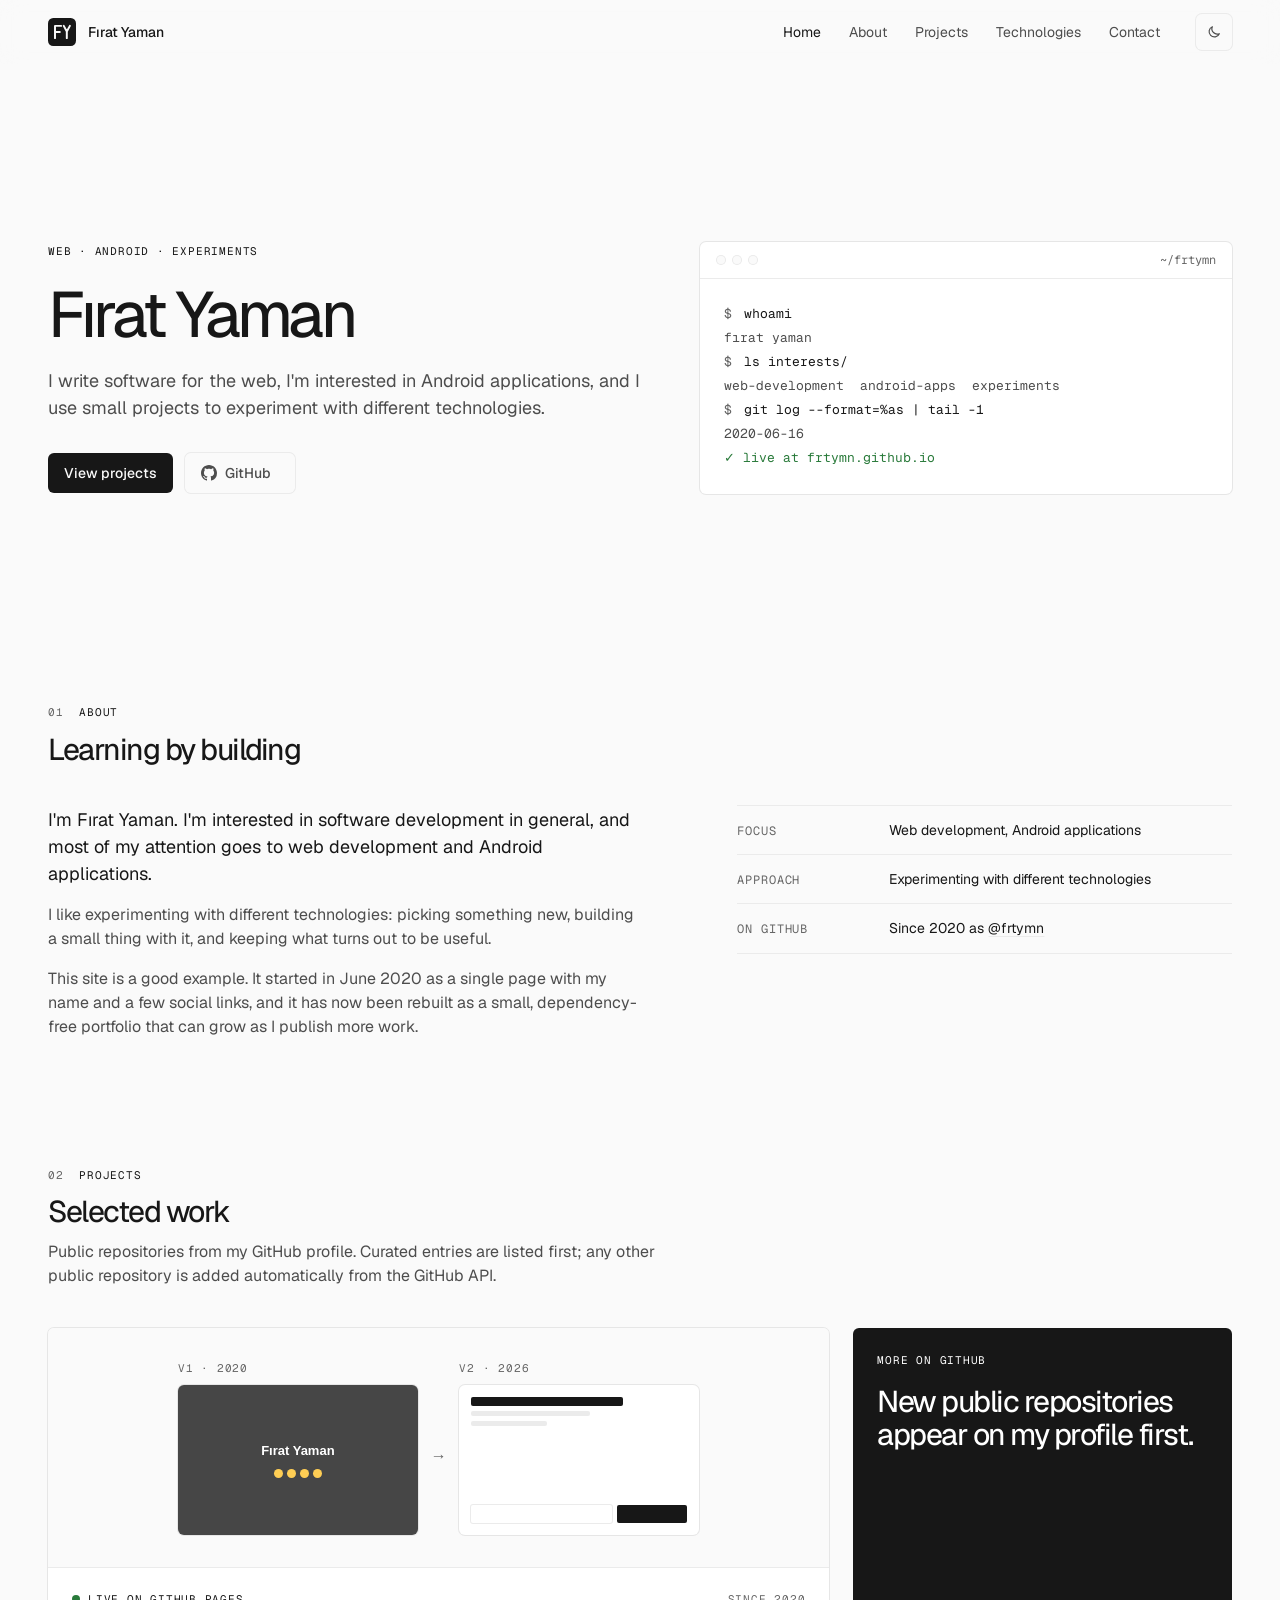
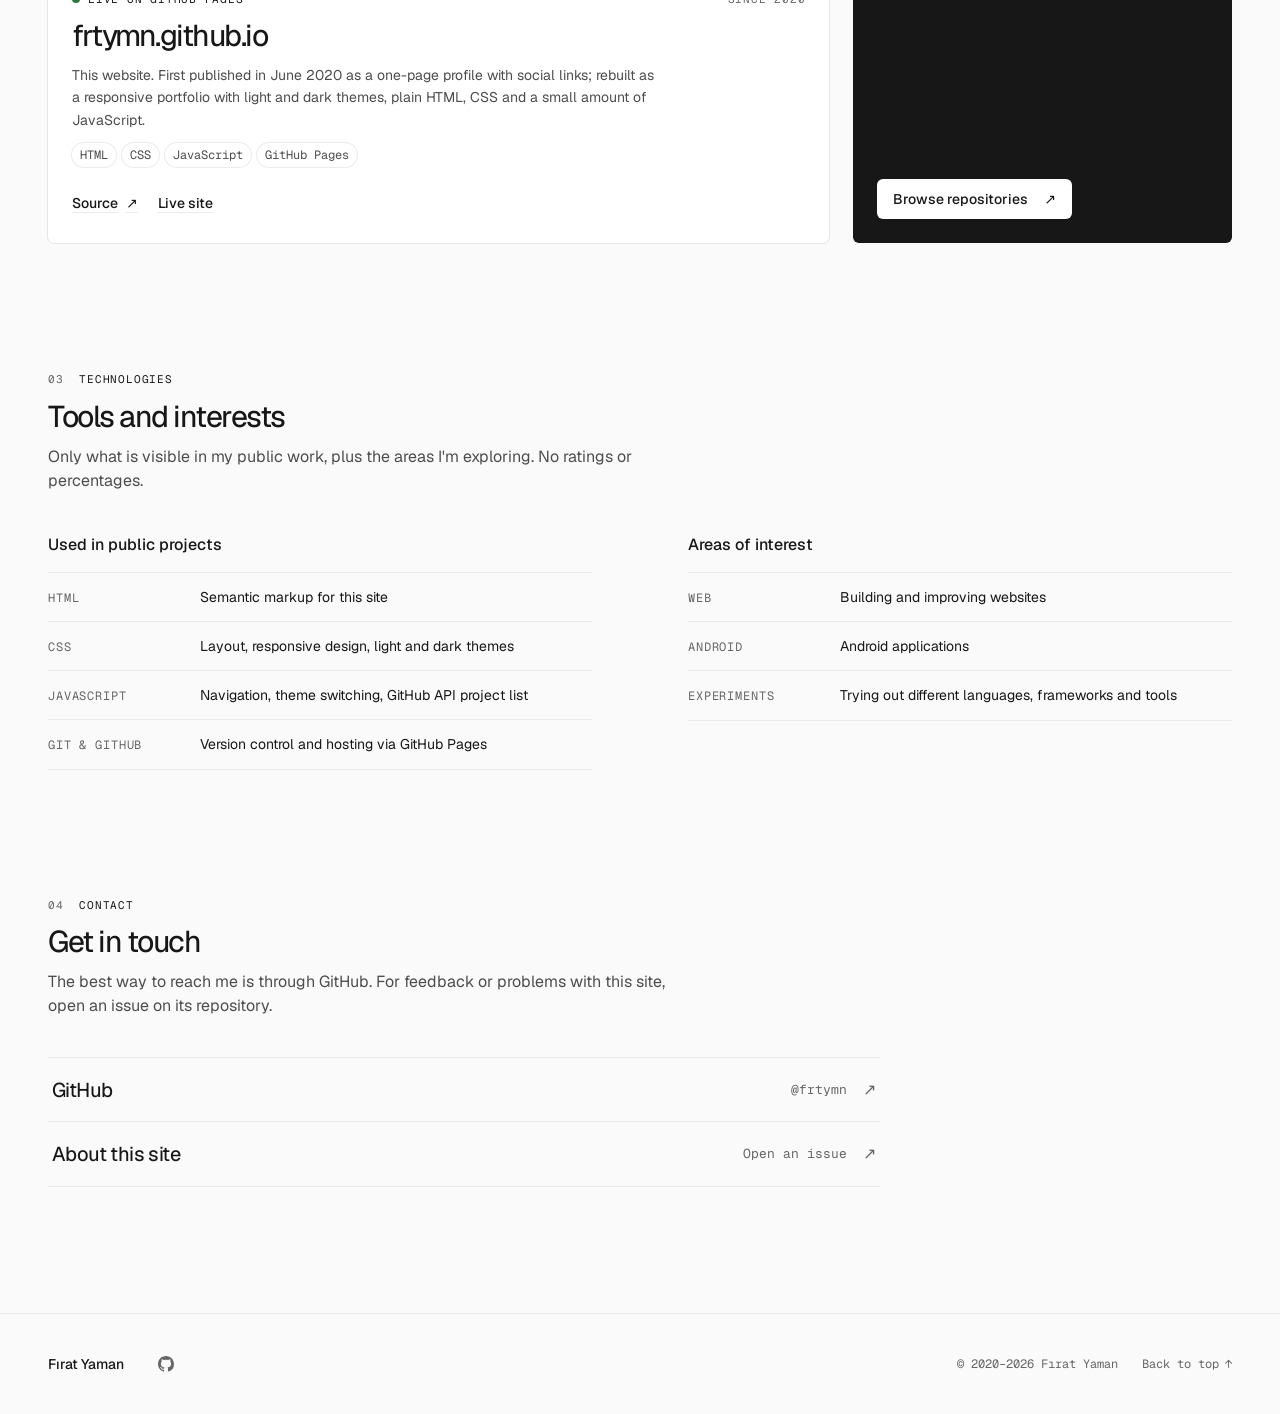
<file: index.html>
<!DOCTYPE html>
<html lang="en">
<head>
  <meta charset="utf-8">
  <meta name="viewport" content="width=device-width, initial-scale=1">
  <title>Fırat Yaman — Web and Android development</title>
  <meta name="description" content="Personal site and portfolio of Fırat Yaman: web development, Android applications, and experiments with different technologies.">
  <meta name="author" content="Fırat Yaman">
  <link rel="canonical" href="https://frtymn.github.io/">
  <meta name="color-scheme" content="light dark">
  <meta name="theme-color" content="#fafafa" media="(prefers-color-scheme: light)">
  <meta name="theme-color" content="#0a0a0a" media="(prefers-color-scheme: dark)">

  <meta property="og:type" content="website">
  <meta property="og:site_name" content="Fırat Yaman">
  <meta property="og:title" content="Fırat Yaman — Web and Android development">
  <meta property="og:description" content="Personal site and portfolio: web development, Android applications, and experiments with different technologies.">
  <meta property="og:url" content="https://frtymn.github.io/">
  <meta property="og:image" content="https://frtymn.github.io/assets/img/og-image.png">
  <meta property="og:image:width" content="1200">
  <meta property="og:image:height" content="630">
  <meta property="og:image:alt" content="Fırat Yaman — web development, Android applications, experiments">
  <meta name="twitter:card" content="summary_large_image">

  <link rel="icon" href="favicon.ico" sizes="32x32">
  <link rel="icon" href="assets/img/favicon.svg" type="image/svg+xml">
  <link rel="apple-touch-icon" href="assets/img/apple-touch-icon.png">

  <link rel="preload" href="assets/fonts/geist-latin-wght-normal.woff2" as="font" type="font/woff2" crossorigin>
  <link rel="stylesheet" href="assets/css/main.css">

  <!-- Apply the saved theme before first paint to avoid a flash. -->
  <script>
    (function () {
      document.documentElement.classList.add('js');
      try {
        var t = localStorage.getItem('theme');
        if (t === 'light' || t === 'dark') document.documentElement.setAttribute('data-theme', t);
      } catch (e) {}
    })();
  </script>
  <script src="assets/js/main.js" defer></script>

  <script type="application/ld+json">
  {
    "@context": "https://schema.org",
    "@type": "Person",
    "name": "Fırat Yaman",
    "url": "https://frtymn.github.io/",
    "sameAs": ["https://github.com/frtymn"]
  }
  </script>
</head>
<body>
  <a class="skip-link" href="#main">Skip to content</a>

  <header class="site-header" id="top">
    <nav class="nav container" aria-label="Primary">
      <a class="brand" href="#home" aria-label="Fırat Yaman, back to top">
        <svg class="brand-mark" viewBox="0 0 32 32" aria-hidden="true" focusable="false">
          <rect width="32" height="32" rx="6" class="brand-mark-bg"/>
          <path d="M8 23V9h7M8 16h5.5M18 9l3.5 6.5L25 9M21.5 15.5V23" class="brand-mark-fg"/>
        </svg>
        <span class="brand-name">Fırat Yaman</span>
      </a>

      <div class="nav-panel" id="nav-panel">
        <ul class="nav-links">
          <li><a href="#home">Home</a></li>
          <li><a href="#about">About</a></li>
          <li><a href="#projects">Projects</a></li>
          <li><a href="#technologies">Technologies</a></li>
          <li><a href="#contact">Contact</a></li>
        </ul>
      </div>

      <div class="nav-actions">
        <button class="icon-btn theme-toggle" type="button" aria-label="Switch to dark theme" hidden>
          <svg class="icon-sun" viewBox="0 0 24 24" aria-hidden="true" focusable="false"><circle cx="12" cy="12" r="4"/><path d="M12 2v2M12 20v2M4.9 4.9l1.4 1.4M17.7 17.7l1.4 1.4M2 12h2M20 12h2M4.9 19.1l1.4-1.4M17.7 6.3l1.4-1.4"/></svg>
          <svg class="icon-moon" viewBox="0 0 24 24" aria-hidden="true" focusable="false"><path d="M20 14.5A8 8 0 0 1 9.5 4 8 8 0 1 0 20 14.5Z"/></svg>
        </button>
        <button class="menu-btn" type="button" aria-expanded="false" aria-controls="nav-panel" hidden>
          <span class="menu-btn-label">Menu</span>
        </button>
      </div>
    </nav>
  </header>

  <main id="main">
    <!-- Hero -->
    <section class="hero container" id="home" aria-labelledby="hero-title">
      <div class="hero-copy">
        <p class="eyebrow">Web · Android · Experiments</p>
        <h1 class="display" id="hero-title">Fırat Yaman</h1>
        <p class="lead">I write software for the web, I'm interested in Android applications, and I use small projects to experiment with different technologies.</p>
        <div class="hero-actions">
          <a class="btn btn-primary" href="#projects">View projects</a>
          <a class="btn btn-ghost" href="https://github.com/frtymn" target="_blank" rel="noopener noreferrer">
            <svg class="icon" viewBox="0 0 16 16" aria-hidden="true" focusable="false"><path fill="currentColor" d="M8 0C3.58 0 0 3.58 0 8c0 3.54 2.29 6.53 5.47 7.59.4.07.55-.17.55-.38 0-.19-.01-.82-.01-1.49-2.01.37-2.53-.49-2.69-.94-.09-.23-.48-.94-.82-1.13-.28-.15-.68-.52-.01-.53.63-.01 1.08.58 1.23.82.72 1.21 1.87.87 2.33.66.07-.52.28-.87.51-1.07-1.78-.2-3.64-.89-3.64-3.95 0-.87.31-1.59.82-2.15-.08-.2-.36-1.02.08-2.12 0 0 .67-.21 2.2.82.64-.18 1.32-.27 2-.27.68 0 1.36.09 2 .27 1.53-1.04 2.2-.82 2.2-.82.44 1.1.16 1.92.08 2.12.51.56.82 1.27.82 2.15 0 3.07-1.87 3.75-3.65 3.95.29.25.54.73.54 1.48 0 1.07-.01 1.93-.01 2.2 0 .21.15.46.55.38A8.01 8.01 0 0 0 16 8c0-4.42-3.58-8-8-8Z"/></svg>
            GitHub<span class="visually-hidden"> profile (opens in a new tab)</span>
          </a>
        </div>
      </div>

      <figure class="terminal" aria-label="Terminal-style summary">
        <div class="terminal-bar" aria-hidden="true">
          <span class="terminal-dot"></span><span class="terminal-dot"></span><span class="terminal-dot"></span>
          <span class="terminal-title">~/frtymn</span>
        </div>
        <pre class="terminal-body"><code><span class="t-cmd"><span class="t-prompt" aria-hidden="true">$</span> whoami</span>
<span class="t-out">fırat yaman</span>
<span class="t-cmd"><span class="t-prompt" aria-hidden="true">$</span> ls interests/</span>
<span class="t-out">web-development  android-apps  experiments</span>
<span class="t-cmd"><span class="t-prompt" aria-hidden="true">$</span> git log --format=%as | tail -1</span>
<span class="t-out">2020-06-16</span>
<span class="t-ok"><span aria-hidden="true">✓</span> live at frtymn.github.io</span></code></pre>
      </figure>
    </section>

    <!-- About -->
    <section class="section container" id="about" aria-labelledby="about-title">
      <div class="section-head">
        <p class="eyebrow"><span class="eyebrow-index">01</span> About</p>
        <h2 class="heading" id="about-title">Learning by building</h2>
      </div>
      <div class="about-grid">
        <div class="prose">
          <p>I'm Fırat Yaman. I'm interested in software development in general, and most of my attention goes to web development and Android applications.</p>
          <p>I like experimenting with different technologies: picking something new, building a small thing with it, and keeping what turns out to be useful.</p>
          <p>This site is a good example. It started in June 2020 as a single page with my name and a few social links, and it has now been rebuilt as a small, dependency-free portfolio that can grow as I publish more work.</p>
        </div>
        <dl class="rows">
          <div class="row"><dt>Focus</dt><dd>Web development, Android applications</dd></div>
          <div class="row"><dt>Approach</dt><dd>Experimenting with different technologies</dd></div>
          <div class="row"><dt>On GitHub</dt><dd>Since 2020 as <a href="https://github.com/frtymn" target="_blank" rel="noopener noreferrer">@frtymn<span class="visually-hidden"> (opens in a new tab)</span></a></dd></div>
        </dl>
      </div>
    </section>

    <!-- Projects -->
    <section class="section container" id="projects" aria-labelledby="projects-title">
      <div class="section-head">
        <p class="eyebrow"><span class="eyebrow-index">02</span> Projects</p>
        <h2 class="heading" id="projects-title">Selected work</h2>
        <p class="section-intro">Public repositories from my GitHub profile. Curated entries are listed first; any other public repository is added automatically from the GitHub API.</p>
      </div>

      <!--
        To add a project by hand, copy one <article class="card project"> block
        and set data-repo to the repository name. Repositories already listed
        here are skipped by the automatic GitHub list.
      -->
      <div class="project-grid" id="project-grid">
        <article class="card project is-featured" data-repo="frtymn.github.io">
          <div class="project-visual" aria-hidden="true">
            <div class="pv-version">
              <span class="pv-label">v1 · 2020</span>
              <span class="pv-v1"><span class="pv-v1-name">Fırat Yaman</span><span class="pv-v1-dots"><i></i><i></i><i></i><i></i></span></span>
            </div>
            <span class="pv-arrow">→</span>
            <div class="pv-version">
              <span class="pv-label">v2 · 2026</span>
              <span class="pv-v2"><i class="pv-bar pv-bar-lg"></i><i class="pv-bar"></i><i class="pv-bar pv-bar-sm"></i><span class="pv-cards"><i></i><i></i></span></span>
            </div>
          </div>
          <div class="project-body">
            <div class="project-meta">
              <span class="status"><span class="status-dot" aria-hidden="true"></span>Live on GitHub Pages</span>
              <span class="project-date">Since 2020</span>
            </div>
            <h3 class="project-title">frtymn.github.io</h3>
            <p class="project-desc">This website. First published in June 2020 as a one-page profile with social links; rebuilt as a responsive portfolio with light and dark themes, plain HTML, CSS and a small amount of JavaScript.</p>
            <ul class="tags">
              <li>HTML</li><li>CSS</li><li>JavaScript</li><li>GitHub Pages</li>
            </ul>
            <div class="project-links">
              <a href="https://github.com/frtymn/frtymn.github.io" target="_blank" rel="noopener noreferrer">Source<span class="visually-hidden"> code for frtymn.github.io (opens in a new tab)</span> <span aria-hidden="true">↗</span></a>
              <a href="https://frtymn.github.io/">Live site<span class="visually-hidden">: frtymn.github.io</span></a>
            </div>
          </div>
        </article>

        <article class="card card-inverted more-card" id="more-card">
          <p class="eyebrow">More on GitHub</p>
          <p class="more-text">New public repositories appear on my profile first.</p>
          <a class="btn btn-inverse" href="https://github.com/frtymn?tab=repositories" target="_blank" rel="noopener noreferrer">Browse repositories<span class="visually-hidden"> (opens in a new tab)</span> <span aria-hidden="true">↗</span></a>
        </article>
      </div>
      <p class="projects-status" id="projects-status" role="status"></p>
    </section>

    <!-- Technologies -->
    <section class="section container" id="technologies" aria-labelledby="tech-title">
      <div class="section-head">
        <p class="eyebrow"><span class="eyebrow-index">03</span> Technologies</p>
        <h2 class="heading" id="tech-title">Tools and interests</h2>
        <p class="section-intro">Only what is visible in my public work, plus the areas I'm exploring. No ratings or percentages.</p>
      </div>
      <div class="tech-grid">
        <div class="tech-group">
          <h3 class="tech-title">Used in public projects</h3>
          <dl class="rows">
            <div class="row"><dt>HTML</dt><dd>Semantic markup for this site</dd></div>
            <div class="row"><dt>CSS</dt><dd>Layout, responsive design, light and dark themes</dd></div>
            <div class="row"><dt>JavaScript</dt><dd>Navigation, theme switching, GitHub API project list</dd></div>
            <div class="row"><dt>Git &amp; GitHub</dt><dd>Version control and hosting via GitHub Pages</dd></div>
          </dl>
        </div>
        <div class="tech-group">
          <h3 class="tech-title">Areas of interest</h3>
          <dl class="rows">
            <div class="row"><dt>Web</dt><dd>Building and improving websites</dd></div>
            <div class="row"><dt>Android</dt><dd>Android applications</dd></div>
            <div class="row"><dt>Experiments</dt><dd>Trying out different languages, frameworks and tools</dd></div>
          </dl>
        </div>
      </div>
    </section>

    <!-- Contact -->
    <section class="section container" id="contact" aria-labelledby="contact-title">
      <div class="section-head">
        <p class="eyebrow"><span class="eyebrow-index">04</span> Contact</p>
        <h2 class="heading" id="contact-title">Get in touch</h2>
        <p class="section-intro">The best way to reach me is through GitHub. For feedback or problems with this site, open an issue on its repository.</p>
      </div>
      <ul class="contact-list">
        <li>
          <a class="contact-row" href="https://github.com/frtymn" target="_blank" rel="noopener noreferrer">
            <span class="contact-label">GitHub</span>
            <span class="contact-handle">@frtymn</span>
            <span class="contact-arrow" aria-hidden="true">↗</span>
            <span class="visually-hidden">(opens in a new tab)</span>
          </a>
        </li>
        <li>
          <a class="contact-row" href="https://github.com/frtymn/frtymn.github.io/issues" target="_blank" rel="noopener noreferrer">
            <span class="contact-label">About this site</span>
            <span class="contact-handle">Open an issue</span>
            <span class="contact-arrow" aria-hidden="true">↗</span>
            <span class="visually-hidden">(opens in a new tab)</span>
          </a>
        </li>
      </ul>
    </section>
  </main>

  <footer class="site-footer">
    <div class="container footer-inner">
      <p class="footer-brand">Fırat Yaman</p>
      <nav class="footer-social" aria-label="Social profiles"><ul class="footer-social-list">
        <li><a href="https://github.com/frtymn" target="_blank" rel="noopener noreferrer" aria-label="GitHub (opens in a new tab)">
          <svg class="icon" viewBox="0 0 16 16" aria-hidden="true" focusable="false"><path fill="currentColor" d="M8 0C3.58 0 0 3.58 0 8c0 3.54 2.29 6.53 5.47 7.59.4.07.55-.17.55-.38 0-.19-.01-.82-.01-1.49-2.01.37-2.53-.49-2.69-.94-.09-.23-.48-.94-.82-1.13-.28-.15-.68-.52-.01-.53.63-.01 1.08.58 1.23.82.72 1.21 1.87.87 2.33.66.07-.52.28-.87.51-1.07-1.78-.2-3.64-.89-3.64-3.95 0-.87.31-1.59.82-2.15-.08-.2-.36-1.02.08-2.12 0 0 .67-.21 2.2.82.64-.18 1.32-.27 2-.27.68 0 1.36.09 2 .27 1.53-1.04 2.2-.82 2.2-.82.44 1.1.16 1.92.08 2.12.51.56.82 1.27.82 2.15 0 3.07-1.87 3.75-3.65 3.95.29.25.54.73.54 1.48 0 1.07-.01 1.93-.01 2.2 0 .21.15.46.55.38A8.01 8.01 0 0 0 16 8c0-4.42-3.58-8-8-8Z"/></svg>
        </a></li>
      </ul></nav>
      <p class="footer-copy">© 2020–<span id="year">2026</span> Fırat Yaman</p>
      <a class="footer-top" href="#top">Back to top <span aria-hidden="true">↑</span></a>
    </div>
  </footer>
</body>
</html>
</file>
<file: assets/css/main.css>
/*
  frtymn.github.io — main stylesheet
  Design specification: /DESIGN.md (Refero "Vercel" style + documented extensions).
*/

/* ---------- Fonts (Geist, SIL OFL 1.1 — see assets/fonts/OFL.txt) ---------- */
@font-face {
  font-family: "Geist";
  font-style: normal;
  font-weight: 100 900;
  font-display: swap;
  src: url("../fonts/geist-latin-ext-wght-normal.woff2") format("woff2");
  unicode-range: U+0100-02BA, U+02BD-02C5, U+02C7-02CC, U+02CE-02D7, U+02DD-02FF, U+0304, U+0308, U+0329, U+1D00-1DBF, U+1E00-1E9F, U+1EF2-1EFF, U+2020, U+20A0-20AB, U+20AD-20C0, U+2113, U+2C60-2C7F, U+A720-A7FF;
}
@font-face {
  font-family: "Geist";
  font-style: normal;
  font-weight: 100 900;
  font-display: swap;
  src: url("../fonts/geist-latin-wght-normal.woff2") format("woff2");
  unicode-range: U+0000-00FF, U+0131, U+0152-0153, U+02BB-02BC, U+02C6, U+02DA, U+02DC, U+0304, U+0308, U+0329, U+2000-206F, U+20AC, U+2122, U+2191, U+2193, U+2212, U+2215, U+FEFF, U+FFFD;
}
@font-face {
  font-family: "Geist Mono";
  font-style: normal;
  font-weight: 100 900;
  font-display: swap;
  src: url("../fonts/geist-mono-latin-ext-wght-normal.woff2") format("woff2");
  unicode-range: U+0100-02BA, U+02BD-02C5, U+02C7-02CC, U+02CE-02D7, U+02DD-02FF, U+0304, U+0308, U+0329, U+1D00-1DBF, U+1E00-1E9F, U+1EF2-1EFF, U+2020, U+20A0-20AB, U+20AD-20C0, U+2113, U+2C60-2C7F, U+A720-A7FF;
}
@font-face {
  font-family: "Geist Mono";
  font-style: normal;
  font-weight: 100 900;
  font-display: swap;
  src: url("../fonts/geist-mono-latin-wght-normal.woff2") format("woff2");
  unicode-range: U+0000-00FF, U+0131, U+0152-0153, U+02BB-02BC, U+02C6, U+02DA, U+02DC, U+0304, U+0308, U+0329, U+2000-206F, U+20AC, U+2122, U+2191, U+2193, U+2212, U+2215, U+FEFF, U+FFFD;
}

/* ---------- Tokens ---------- */
:root {
  /* Reference palette (DESIGN.md Part 1) */
  --color-paper-white: #fafafa;
  --color-pure-white: #ffffff;
  --color-hairline: #ebebeb;
  --color-stone: #666666;
  --color-charcoal: #4d4d4d;
  --color-obsidian: #171717;
  --color-terminal-green: #297a3a;

  /* Semantic tokens — light (default) */
  --bg: var(--color-paper-white);
  --bg-translucent: rgba(250, 250, 250, 0.85);
  --surface: var(--color-pure-white);
  --hairline: var(--color-hairline);
  --ring: rgba(0, 0, 0, 0.08);
  --text: var(--color-obsidian);
  --text-body: var(--color-charcoal);
  --text-muted: var(--color-stone);
  --accent: var(--color-terminal-green);
  --inverse-bg: var(--color-obsidian);
  --inverse-text: var(--color-pure-white);

  /* Typography */
  --font-sans: "Geist", ui-sans-serif, system-ui, -apple-system, "Segoe UI", Roboto, sans-serif;
  --font-mono: "Geist Mono", ui-monospace, SFMono-Regular, Menlo, Consolas, monospace;
  --text-eyebrow: 11px;
  --text-caption: 13px;
  --text-small: 14px;
  --text-body-size: 16px;
  --text-lead: 18px;
  --text-heading: clamp(26px, 4vw, 30px);
  --text-display: clamp(44px, 9vw, 64px);

  /* Spacing (4px grid) */
  --s-4: 4px;  --s-6: 6px;  --s-8: 8px;  --s-12: 12px; --s-14: 14px; --s-16: 16px;
  --s-20: 20px; --s-24: 24px; --s-32: 32px; --s-40: 40px; --s-44: 44px;
  --section-gap: 72px;
  --gutter: 20px;
  --max-width: 1280px;
  --nav-height: 64px;

  /* Shape */
  --radius: 6px;
  --radius-full: 9999px;
  --card-ring: 0 0 0 1px var(--ring), 0 0 0 2px var(--bg);
  --ghost-ring: 0 0 0 1px var(--hairline);

  --transition: 150ms ease;
  color-scheme: light;
}

/* Dark theme (DESIGN.md Part 2 extension) */
@media (prefers-color-scheme: dark) {
  :root:not([data-theme="light"]) {
    --bg: #0a0a0a;
    --bg-translucent: rgba(10, 10, 10, 0.85);
    --surface: #111111;
    --hairline: #262626;
    --ring: rgba(255, 255, 255, 0.1);
    --text: #ededed;
    --text-body: #a1a1a1;
    --text-muted: #8f8f8f;
    --accent: #62c073;
    --inverse-bg: #ededed;
    --inverse-text: #0a0a0a;
    color-scheme: dark;
  }
}
:root[data-theme="dark"] {
  --bg: #0a0a0a;
  --bg-translucent: rgba(10, 10, 10, 0.85);
  --surface: #111111;
  --hairline: #262626;
  --ring: rgba(255, 255, 255, 0.1);
  --text: #ededed;
  --text-body: #a1a1a1;
  --text-muted: #8f8f8f;
  --accent: #62c073;
  --inverse-bg: #ededed;
  --inverse-text: #0a0a0a;
  color-scheme: dark;
}

@media (min-width: 768px) {
  :root { --gutter: 32px; --section-gap: 96px; }
}
@media (min-width: 1100px) {
  :root { --gutter: 48px; --section-gap: 128px; }
}

/* ---------- Base ---------- */
*, *::before, *::after { box-sizing: border-box; }

html {
  -webkit-text-size-adjust: 100%;
  text-size-adjust: 100%;
  scroll-behavior: smooth;
  scroll-padding-top: calc(var(--nav-height) + var(--s-16));
}
@media (prefers-reduced-motion: reduce) {
  html { scroll-behavior: auto; }
  *, *::before, *::after { transition-duration: 0.01ms !important; }
}

body {
  margin: 0;
  background: var(--bg);
  color: var(--text);
  font-family: var(--font-sans);
  font-size: var(--text-body-size);
  line-height: 1.5;
  font-feature-settings: "calt" 0, "rlig", "ss11";
  -webkit-font-smoothing: antialiased;
  -moz-osx-font-smoothing: grayscale;
  text-rendering: optimizeLegibility;
}

h1, h2, h3, p, ul, dl, dd, figure, pre { margin: 0; }
ul { padding: 0; list-style: none; }
img, svg { display: block; max-width: 100%; }

a { color: inherit; text-decoration: none; }
.prose a, .rows a {
  text-decoration: underline;
  text-decoration-color: var(--hairline);
  text-underline-offset: 3px;
  text-decoration-thickness: 1px;
  transition: text-decoration-color var(--transition);
}
.prose a:hover, .rows a:hover { text-decoration-color: currentColor; }

:focus-visible {
  outline: 2px solid var(--text);
  outline-offset: 2px;
  border-radius: 2px;
}

::selection { background: var(--text); color: var(--bg); }

.container {
  width: 100%;
  max-width: var(--max-width);
  margin-inline: auto;
  padding-inline: var(--gutter);
}

.visually-hidden {
  position: absolute !important;
  width: 1px; height: 1px;
  padding: 0; margin: -1px;
  overflow: hidden; clip: rect(0 0 0 0);
  white-space: nowrap; border: 0;
}

.skip-link {
  position: absolute;
  left: var(--s-16);
  top: -100px;
  z-index: 100;
  padding: var(--s-8) var(--s-12);
  background: var(--text);
  color: var(--bg);
  border-radius: var(--radius);
  font-size: var(--text-small);
}
.skip-link:focus { top: var(--s-12); }

.icon { width: 16px; height: 16px; flex: none; }

/* ---------- Type roles ---------- */
.eyebrow {
  font-family: var(--font-mono);
  font-size: var(--text-eyebrow);
  font-weight: 400;
  line-height: 1.5;
  letter-spacing: 0.071em;
  text-transform: uppercase;
  color: var(--text);
}
.eyebrow-index { color: var(--text-muted); margin-right: var(--s-8); }

.display {
  font-size: var(--text-display);
  font-weight: 450;
  line-height: 1;
  letter-spacing: -0.06em;
  color: var(--text);
}

.heading {
  font-size: var(--text-heading);
  font-weight: 450;
  line-height: 1.1;
  letter-spacing: -0.05em;
  color: var(--text);
}

.lead {
  font-size: var(--text-lead);
  line-height: 1.5;
  color: var(--text-body);
  max-width: 34em;
}

/* ---------- Buttons ---------- */
.btn {
  display: inline-flex;
  align-items: center;
  justify-content: center;
  gap: var(--s-8);
  min-height: 40px;
  padding: 0 var(--s-16);
  border: 0;
  border-radius: var(--radius);
  font: inherit;
  font-size: var(--text-small);
  font-weight: 500;
  line-height: 1;
  cursor: pointer;
  transition: background-color var(--transition), color var(--transition), box-shadow var(--transition);
}
.btn-primary { background: var(--text); color: var(--bg); }
.btn-primary:hover { background: var(--text-body); }
.btn-primary:active { background: var(--text-muted); }

.btn-ghost { background: transparent; color: var(--text-body); box-shadow: var(--ghost-ring); }
.btn-ghost:hover { color: var(--text); background: var(--surface); box-shadow: 0 0 0 1px var(--text-muted); }
.btn-ghost:active { background: var(--hairline); }

.btn-inverse { background: var(--inverse-text); color: var(--inverse-bg); }
.btn-inverse:hover { opacity: 0.88; }
.card-inverted :focus-visible { outline-color: var(--inverse-text); }

.icon-btn {
  display: inline-grid;
  place-items: center;
  width: 36px; height: 36px;
  padding: 0;
  border: 0;
  border-radius: var(--radius);
  background: transparent;
  color: var(--text-body);
  box-shadow: var(--ghost-ring);
  cursor: pointer;
  transition: color var(--transition), background-color var(--transition);
}
.icon-btn:hover { color: var(--text); background: var(--surface); }
.icon-btn svg { width: 16px; height: 16px; fill: none; stroke: currentColor; stroke-width: 1.75; stroke-linecap: round; stroke-linejoin: round; }

/* Show the icon of the theme you will switch to */
.icon-moon { display: block; }
.icon-sun { display: none; }
:root[data-theme-resolved="dark"] .icon-moon { display: none; }
:root[data-theme-resolved="dark"] .icon-sun { display: block; }

/* ---------- Header / nav ---------- */
.site-header {
  position: sticky;
  top: 0;
  z-index: 50;
  background: var(--bg-translucent);
  -webkit-backdrop-filter: saturate(180%) blur(12px);
  backdrop-filter: saturate(180%) blur(12px);
  transition: box-shadow var(--transition);
}
.site-header.is-scrolled { box-shadow: 0 1px 0 var(--hairline); }

.nav {
  display: flex;
  align-items: center;
  gap: var(--s-24);
  height: var(--nav-height);
}

.brand {
  display: inline-flex;
  align-items: center;
  gap: var(--s-12);
  font-size: var(--text-small);
  font-weight: 500;
  color: var(--text);
  border-radius: var(--radius);
}
.brand-mark { width: 28px; height: 28px; }
.brand-mark-bg { fill: var(--text); }
.brand-mark-fg { fill: none; stroke: var(--bg); stroke-width: 2.25; stroke-linecap: round; stroke-linejoin: round; }

.nav-panel { margin-left: auto; }
.nav-links { display: flex; gap: var(--s-4); }
.nav-links a {
  display: inline-flex;
  align-items: center;
  min-height: 36px;
  padding: 0 var(--s-12);
  border-radius: var(--radius);
  font-size: var(--text-small);
  color: var(--text-body);
  transition: color var(--transition), background-color var(--transition);
}
.nav-links a:hover { color: var(--text); background: var(--surface); box-shadow: var(--ghost-ring); }
.nav-links a[aria-current="true"] { color: var(--text); }

.nav-actions { display: flex; align-items: center; gap: var(--s-8); }

.menu-btn {
  display: none;
  align-items: center;
  min-height: 36px;
  padding: 0 var(--s-14);
  border: 0;
  border-radius: var(--radius-full);
  background: var(--text);
  color: var(--bg);
  font: inherit;
  font-size: var(--text-small);
  font-weight: 500;
  cursor: pointer;
}

@media (max-width: 767px) {
  .brand-name { font-size: var(--text-small); }
  .nav { gap: var(--s-12); }
  .nav-actions { margin-left: auto; }

  /* Without JS, links stay visible and wrap below the bar. */
  html:not(.js) .nav { flex-wrap: wrap; height: auto; padding-block: var(--s-12); }
  html:not(.js) .nav-panel { order: 3; width: 100%; margin-left: 0; }
  html:not(.js) .nav-links { flex-wrap: wrap; }

  .js .menu-btn { display: inline-flex; }
  .js .nav-panel {
    position: absolute;
    top: var(--nav-height);
    left: 0; right: 0;
    margin: 0;
    padding: var(--s-8) var(--gutter) var(--s-16);
    background: var(--bg);
    box-shadow: 0 1px 0 var(--hairline);
    display: none;
  }
  .js .nav-panel.is-open { display: block; }
  .js .nav-links { flex-direction: column; gap: 0; }
  .js .nav-links a {
    width: 100%;
    min-height: 48px;
    padding: 0 var(--s-4);
    border-radius: 0;
    font-size: var(--text-body-size);
    color: var(--text);
    box-shadow: 0 1px 0 var(--hairline);
  }
  .js .nav-links li:last-child a { box-shadow: none; }
  .js .nav-links a:hover { background: transparent; box-shadow: 0 1px 0 var(--hairline); color: var(--text-body); }
}

/* ---------- Hero ---------- */
.hero {
  display: grid;
  gap: var(--s-44);
  padding-top: var(--s-44);
  padding-bottom: var(--section-gap);
  align-items: center;
}
.hero-copy { display: grid; gap: var(--s-20); }
.hero-copy .eyebrow { margin-bottom: var(--s-4); }
.hero-actions { display: flex; flex-wrap: wrap; gap: var(--s-12); margin-top: var(--s-12); }

@media (min-width: 900px) {
  .hero {
    grid-template-columns: minmax(0, 1.15fr) minmax(0, 1fr);
    gap: var(--s-40);
    padding-top: 96px;
    min-height: min(640px, calc(100svh - var(--nav-height)));
  }
}

/* Terminal panel (reference: CLI Output Panel) */
.terminal {
  background: var(--surface);
  border-radius: var(--radius);
  box-shadow: var(--card-ring);
  overflow: hidden;
}
.terminal-bar {
  display: flex;
  align-items: center;
  gap: var(--s-6);
  height: 36px;
  padding: 0 var(--s-16);
  box-shadow: 0 1px 0 var(--hairline);
}
.terminal-dot { width: 10px; height: 10px; border-radius: 50%; box-shadow: inset 0 0 0 1px var(--hairline); background: var(--bg); }
.terminal-title { margin-left: auto; font-family: var(--font-mono); font-size: 12px; color: var(--text-muted); }
.terminal-body {
  padding: var(--s-20) var(--s-16) var(--s-24);
  font-family: var(--font-mono);
  font-size: 13px;
  line-height: 1.85;
  color: var(--text);
  overflow-x: auto;
  white-space: pre;
}
.terminal-body code { font: inherit; }
.t-prompt { color: var(--text-muted); margin-right: var(--s-4); }
.t-out { color: var(--text-body); }
.t-ok { color: var(--accent); }
@media (max-width: 899px) {
  .terminal-body { font-size: 12px; white-space: pre-wrap; overflow-wrap: anywhere; }
}
@media (min-width: 900px) {
  .terminal-body { padding: var(--s-24); }
}

/* ---------- Sections ---------- */
.section { padding-bottom: var(--section-gap); }
.section-head { display: grid; gap: var(--s-12); margin-bottom: var(--s-40); max-width: 40rem; }
.section-intro { color: var(--text-body); font-size: var(--text-body-size); }

/* About */
.about-grid { display: grid; gap: var(--s-40); align-items: start; }
.prose { display: grid; gap: var(--s-16); color: var(--text-body); max-width: 38em; }
.prose p:first-child { color: var(--text); font-size: var(--text-lead); }
@media (min-width: 900px) {
  .about-grid { grid-template-columns: minmax(0, 1.2fr) minmax(0, 1fr); gap: 96px; }
}

/* Definition rows (extension) */
.rows { display: grid; align-content: start; }
.row {
  display: grid;
  grid-template-columns: 8.5rem minmax(0, 1fr);
  gap: var(--s-16);
  padding: var(--s-14) 0;
  box-shadow: 0 -1px 0 var(--hairline);
}
.row:last-child { box-shadow: 0 -1px 0 var(--hairline), 0 1px 0 var(--hairline); }
.row dt {
  font-family: var(--font-mono);
  font-size: 12px;
  letter-spacing: 0.071em;
  text-transform: uppercase;
  color: var(--text-muted);
  padding-top: 2px;
}
.row dd { font-size: var(--text-small); color: var(--text); line-height: 1.5; }
@media (max-width: 480px) {
  .row { grid-template-columns: 1fr; gap: var(--s-4); }
}

/* ---------- Cards / projects ---------- */
.card {
  background: var(--surface);
  border-radius: var(--radius);
  box-shadow: var(--card-ring);
}
.card-inverted { background: var(--inverse-bg); color: var(--inverse-text); box-shadow: none; }
.card-inverted .eyebrow { color: var(--inverse-text); }

.project-grid { display: grid; gap: var(--s-24); }
@media (min-width: 900px) {
  .project-grid { grid-template-columns: repeat(3, minmax(0, 1fr)); }
  .project-grid .project.is-featured { grid-column: span 2; }
}

.project { display: flex; flex-direction: column; overflow: hidden; }
.project-body { display: flex; flex-direction: column; gap: var(--s-12); padding: var(--s-24); flex: 1; }
.project-meta { display: flex; flex-wrap: wrap; justify-content: space-between; gap: var(--s-8); }
.status, .project-date {
  display: inline-flex;
  align-items: center;
  gap: var(--s-8);
  font-family: var(--font-mono);
  font-size: var(--text-eyebrow);
  letter-spacing: 0.071em;
  text-transform: uppercase;
  color: var(--text-muted);
}
.status { color: var(--text); }
.status-dot { width: 8px; height: 8px; border-radius: 50%; background: var(--accent); }
.status.is-neutral .status-dot { background: var(--text-muted); }

.project-title {
  font-size: var(--text-heading);
  font-weight: 450;
  line-height: 1.1;
  letter-spacing: -0.05em;
  overflow-wrap: anywhere;
}
.project-desc { color: var(--text-body); font-size: var(--text-small); line-height: 1.6; max-width: 42em; }

.tags { display: flex; flex-wrap: wrap; gap: var(--s-6); }
.tags li {
  font-family: var(--font-mono);
  font-size: 12px;
  line-height: 1;
  padding: var(--s-6) var(--s-8);
  border-radius: var(--radius-full);
  color: var(--text-body);
  box-shadow: var(--ghost-ring);
}

.project-links { display: flex; flex-wrap: wrap; gap: var(--s-20); margin-top: auto; padding-top: var(--s-8); }
.project-links a {
  display: inline-flex;
  align-items: center;
  gap: var(--s-4);
  min-height: 32px;
  font-size: var(--text-small);
  font-weight: 500;
  color: var(--text);
  text-decoration: underline;
  text-decoration-color: var(--hairline);
  text-underline-offset: 4px;
  transition: text-decoration-color var(--transition);
}
.project-links a:hover { text-decoration-color: currentColor; }

/* Project visual: v1 → v2 schematic of this site */
.project-visual {
  display: flex;
  align-items: center;
  justify-content: center;
  gap: var(--s-16);
  padding: var(--s-32) var(--s-24);
  background: var(--bg);
  box-shadow: 0 1px 0 var(--hairline);
}
.pv-version { display: grid; gap: var(--s-8); justify-items: start; flex: 1; max-width: 240px; }
.pv-label { font-family: var(--font-mono); font-size: var(--text-eyebrow); letter-spacing: 0.071em; text-transform: uppercase; color: var(--text-muted); }
.pv-v1, .pv-v2 {
  display: flex;
  width: 100%;
  aspect-ratio: 16 / 10;
  border-radius: var(--radius);
  box-shadow: var(--card-ring);
}
.pv-v1 {
  flex-direction: column;
  align-items: center;
  justify-content: center;
  gap: var(--s-8);
  background: #464646; /* v1's actual background colour (main.css, 2020) */
  color: #ffffff;
}
.pv-v1-name { font-family: Helvetica, Arial, sans-serif; font-weight: 700; font-size: 13px; letter-spacing: 0; }
.pv-v1-dots { display: flex; gap: 4px; }
.pv-v1-dots i { width: 9px; height: 9px; border-radius: 50%; background: #ffce54; } /* v1 icon colour */
.pv-v2 {
  flex-direction: column;
  gap: 5px;
  padding: 12px;
  background: var(--surface);
}
.pv-bar { display: block; height: 5px; width: 55%; border-radius: 2px; background: var(--hairline); }
.pv-bar-lg { height: 9px; width: 70%; background: var(--text); }
.pv-bar-sm { width: 35%; }
.pv-cards { display: grid; grid-template-columns: 2fr 1fr; gap: 5px; margin-top: auto; }
.pv-cards i { height: 18px; border-radius: 2px; box-shadow: 0 0 0 1px var(--ring); }
.pv-cards i:last-child { background: var(--text); box-shadow: none; }
.pv-arrow { font-family: var(--font-mono); color: var(--text-muted); padding-top: 18px; }

/* Auto-listed repositories: simpler visual */
.project-icon {
  display: flex;
  align-items: center;
  gap: var(--s-12);
  padding: var(--s-20) var(--s-24);
  background: var(--bg);
  box-shadow: 0 1px 0 var(--hairline);
  font-family: var(--font-mono);
  font-size: 12px;
  color: var(--text-muted);
}
.project-icon svg { width: 20px; height: 20px; fill: none; stroke: var(--text); stroke-width: 1.5; stroke-linecap: round; stroke-linejoin: round; }

.more-card {
  display: flex;
  flex-direction: column;
  align-items: flex-start;
  gap: var(--s-16);
  padding: var(--s-24);
}
.more-text { font-size: var(--text-heading); line-height: 1.1; letter-spacing: -0.05em; font-weight: 450; max-width: 16em; }
.more-card .btn { margin-top: auto; }

.projects-status { margin-top: var(--s-16); font-size: var(--text-caption); color: var(--text-muted); }
.projects-status:empty { display: none; }

/* ---------- Technologies ---------- */
.tech-grid { display: grid; gap: var(--s-40); }
.tech-title {
  font-size: var(--text-body-size);
  font-weight: 500;
  margin-bottom: var(--s-16);
}
@media (min-width: 900px) {
  .tech-grid { grid-template-columns: repeat(2, minmax(0, 1fr)); gap: 96px; }
}

/* ---------- Contact ---------- */
.contact-list { display: grid; max-width: 52rem; }
.contact-row {
  display: grid;
  grid-template-columns: minmax(0, 1fr) auto auto;
  align-items: center;
  gap: var(--s-16);
  min-height: 64px;
  padding: var(--s-12) var(--s-4);
  box-shadow: 0 -1px 0 var(--hairline);
  transition: background-color var(--transition), padding var(--transition);
}
.contact-list li:last-child .contact-row { box-shadow: 0 -1px 0 var(--hairline), 0 1px 0 var(--hairline); }
.contact-label { font-size: 20px; font-weight: 450; letter-spacing: -0.03em; }
.contact-handle { font-family: var(--font-mono); font-size: 13px; color: var(--text-muted); }
.contact-arrow { font-family: var(--font-mono); color: var(--text-muted); transition: color var(--transition), transform var(--transition); }
.contact-row:hover { background: var(--surface); }
.contact-row:hover .contact-arrow { color: var(--text); transform: translate(2px, -2px); }
@media (prefers-reduced-motion: reduce) {
  .contact-row:hover .contact-arrow { transform: none; }
}

/* ---------- Footer ---------- */
.site-footer { box-shadow: 0 -1px 0 var(--hairline); }
.footer-inner {
  display: grid;
  grid-template-columns: 1fr auto;
  align-items: center;
  gap: var(--s-16) var(--s-24);
  padding-block: var(--s-32);
}
.footer-brand { font-size: var(--text-small); font-weight: 500; }
.footer-social { justify-self: end; }
.footer-social-list { display: flex; gap: var(--s-4); }
.footer-social a {
  display: inline-grid;
  place-items: center;
  width: 36px; height: 36px;
  border-radius: var(--radius);
  color: var(--text-muted);
  transition: color var(--transition), background-color var(--transition);
}
.footer-social a:hover { color: var(--text); background: var(--surface); box-shadow: var(--ghost-ring); }
.footer-copy, .footer-top { font-family: var(--font-mono); font-size: 12px; color: var(--text-muted); }
.footer-top { justify-self: end; min-height: 32px; display: inline-flex; align-items: center; gap: var(--s-6); }
.footer-top:hover { color: var(--text); }
@media (min-width: 768px) {
  .footer-inner { grid-template-columns: auto 1fr auto auto; }
  .footer-social { justify-self: start; order: 1; }
  .footer-brand { order: 0; }
  .footer-copy { order: 2; }
  .footer-top { order: 3; }
}

/* ---------- 404 ---------- */
.notfound {
  display: grid;
  align-content: center;
  gap: var(--s-20);
  min-height: calc(100svh - var(--nav-height) - 100px);
  padding-block: var(--s-44);
}
</file>
